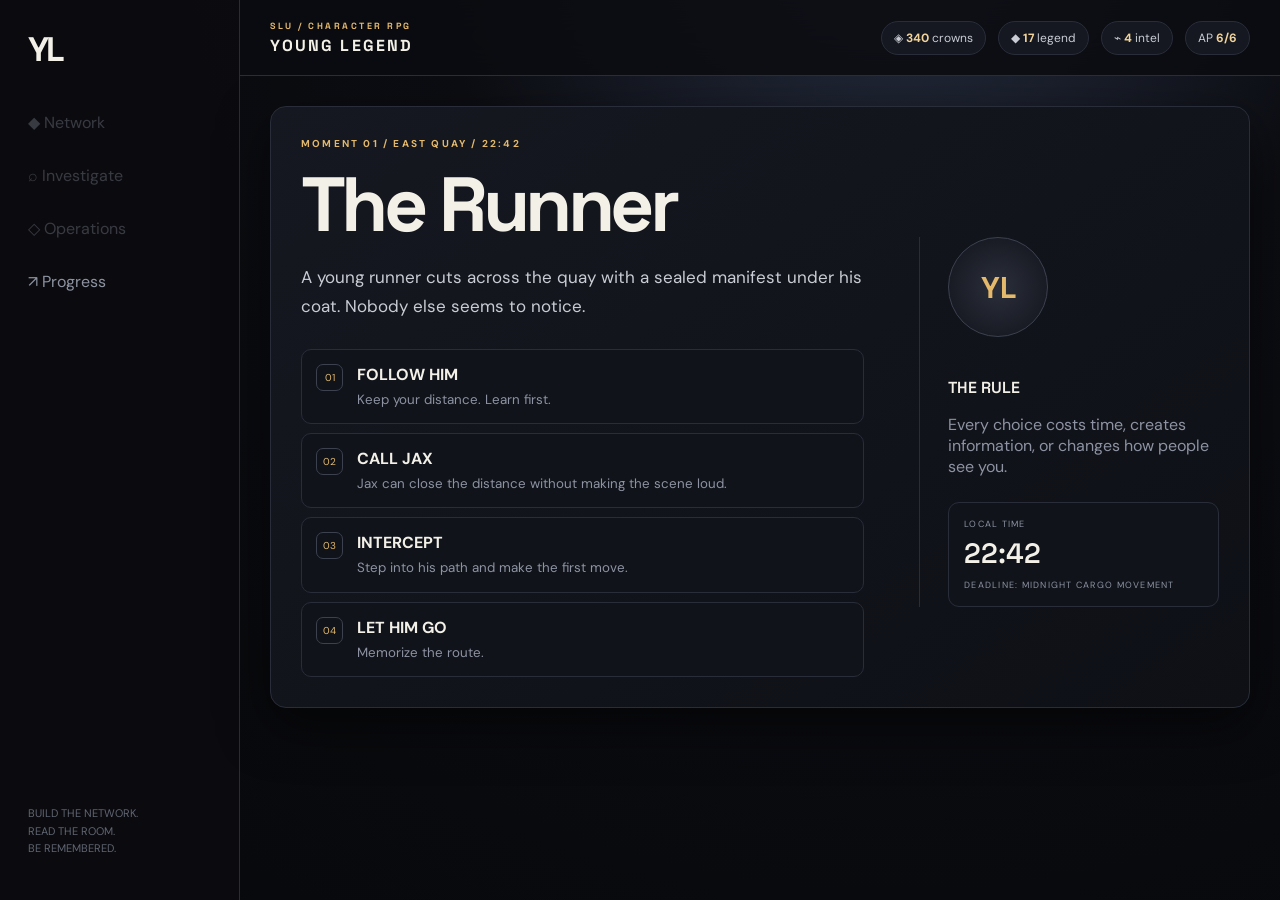
<file: index.html>
<!doctype html>
<html lang="en">
<head>
  <meta charset="UTF-8" />
  <meta name="viewport" content="width=device-width,initial-scale=1" />
  <meta name="theme-color" content="#0a0b10" />
  <meta name="description" content="Young Legend — build the network, read the room, become the legend." />
  <title>YOUNG LEGEND // Network</title>
  <link rel="stylesheet" href="./styles.css" />
</head>
<body>
  <div id="app"></div>
  <script type="module" src="./src/main.js"></script>
</body>
</html>
</file>
<file: styles.css>
@import url('https://fonts.googleapis.com/css2?family=DM+Sans:wght@400;500;600;700&family=Space+Grotesk:wght@500;600;700&display=swap');
:root{--bg:#08090d;--panel:#11131a;--panel2:#171a23;--line:#292d39;--text:#f3f0e8;--muted:#8d93a2;--gold:#e4b96b;--gold2:#f2d49a;--cyan:#75d8d2;--red:#ed7777;--green:#79c98e;--shadow:0 18px 50px #0008}
*{box-sizing:border-box}body{margin:0;background:radial-gradient(circle at 70% -10%,#283044 0,#0c0d12 35%,#07080b 100%);color:var(--text);font-family:'DM Sans',sans-serif;min-height:100vh}button{font:inherit;color:inherit}button:focus-visible{outline:2px solid var(--gold);outline-offset:2px}
#app{min-height:100vh}.shell{min-height:100vh;display:grid;grid-template-columns:240px 1fr;grid-template-rows:76px 1fr}.top{grid-column:2;display:flex;align-items:center;justify-content:space-between;padding:0 30px;border-bottom:1px solid var(--line);background:#0b0c11dd;backdrop-filter:blur(18px);position:sticky;top:0;z-index:5}.brand{font-family:'Space Grotesk';letter-spacing:.13em;font-weight:700}.brand small{display:block;color:var(--gold);font-size:9px;letter-spacing:.28em;margin-bottom:3px}.top-meta{display:flex;gap:12px}.pill{border:1px solid var(--line);background:#151821;padding:8px 12px;border-radius:999px;font-size:12px;color:#c9ccd4}.pill b{color:var(--gold2)}
.sidebar{grid-row:1/3;background:#0b0c10e8;border-right:1px solid var(--line);padding:28px 16px;display:flex;flex-direction:column}.mark{font-family:'Space Grotesk';font-size:34px;font-weight:700;letter-spacing:-.08em;padding:0 12px 28px}.nav{display:grid;gap:6px}.nav button{border:0;background:transparent;text-align:left;padding:13px 12px;border-radius:10px;color:var(--muted);cursor:pointer}.nav button:hover,.nav button.active{background:#181b24;color:var(--text)}.nav button.active{box-shadow:inset 2px 0 var(--gold)}.sidebar-foot{margin-top:auto;padding:14px 12px;color:#5f6572;font-size:11px;line-height:1.6}
.main{padding:30px;max-width:1450px;width:100%;margin:0 auto}.hero{display:flex;justify-content:space-between;align-items:end;margin-bottom:24px}.eyebrow{color:var(--gold);font-size:10px;letter-spacing:.24em;text-transform:uppercase;font-weight:700}.title{font:700 clamp(28px,4vw,52px)/1 'Space Grotesk';margin:7px 0 0;letter-spacing:-.055em}.subtitle{color:var(--muted);margin:9px 0 0;max-width:650px}.actions{display:flex;gap:9px}.btn{border:1px solid var(--line);background:#171a22;padding:11px 15px;border-radius:9px;cursor:pointer;font-weight:600}.btn:hover{border-color:#555d70;transform:translateY(-1px)}.btn.primary{background:var(--gold);color:#17130b;border-color:var(--gold)}.btn.ghost{background:transparent}
.grid{display:grid;gap:16px}.stats{grid-template-columns:repeat(5,1fr);margin-bottom:16px}.card{background:linear-gradient(145deg,#151820,#101219);border:1px solid var(--line);border-radius:14px;box-shadow:var(--shadow)}.stat{padding:18px}.stat .label{font-size:10px;letter-spacing:.17em;color:var(--muted);text-transform:uppercase}.stat .value{font:600 27px 'Space Grotesk';margin-top:7px}.stat .delta{font-size:11px;color:var(--green);margin-top:3px}.cols{grid-template-columns:1.3fr .7fr}.section{padding:20px}.section-head{display:flex;justify-content:space-between;align-items:center;margin-bottom:16px}.section-title{font:600 16px 'Space Grotesk'}.section-note{font-size:11px;color:var(--muted)}
.people{display:grid;grid-template-columns:repeat(3,1fr);gap:12px}.person{padding:15px;background:#11141b;border:1px solid var(--line);border-radius:11px;cursor:pointer;transition:.15s}.person:hover{border-color:#626b7c;transform:translateY(-2px)}.portrait{height:82px;border-radius:9px;background:linear-gradient(135deg,#242a39,#0d0f15);display:flex;align-items:end;padding:11px;font:700 25px 'Space Grotesk';letter-spacing:-.05em}.person:nth-child(2) .portrait{background:linear-gradient(135deg,#28352f,#111612)}.person:nth-child(3) .portrait{background:linear-gradient(135deg,#3a2b2b,#131011)}.person-name{font-weight:700;margin-top:10px}.person-role{font-size:11px;color:var(--gold);margin-top:2px}.bars{margin-top:11px;display:grid;gap:6px}.barrow{display:grid;grid-template-columns:60px 1fr 22px;gap:7px;align-items:center;font-size:9px;color:var(--muted);text-transform:uppercase}.bar{height:4px;background:#272b35;border-radius:5px;overflow:hidden}.bar i{display:block;height:100%;background:var(--gold);border-radius:5px}.mission{display:flex;gap:15px;padding:16px;background:#11141b;border:1px solid var(--line);border-radius:11px;align-items:center}.mission-icon{width:52px;height:52px;border-radius:12px;background:#25201a;display:grid;place-items:center;color:var(--gold);font:700 20px 'Space Grotesk'}.mission h3{margin:0 0 5px;font:600 15px 'Space Grotesk'}.mission p{margin:0;color:var(--muted);font-size:12px;line-height:1.5}.mission .go{margin-left:auto}.log{display:grid;gap:8px}.logline{padding:10px 0;border-bottom:1px solid #20232c;font-size:12px;color:#c5c8cf}.logline span{color:var(--gold);font-size:10px;letter-spacing:.12em;margin-right:9px}
.screen{animation:fade .2s ease}.back{margin-bottom:15px}.clues{display:grid;grid-template-columns:1fr 1fr;gap:10px}.clue{padding:14px;border:1px solid var(--line);background:#10131a;border-radius:10px;cursor:pointer}.clue:hover{border-color:#646c7b}.clue.found{border-color:#536d61;background:#111a17}.clue b{display:block;font-size:12px;margin-bottom:4px}.clue p{font-size:11px;color:var(--muted);margin:0;line-height:1.45}.suspects{display:grid;gap:9px}.suspect{padding:14px;border:1px solid var(--line);border-radius:10px;background:#11131a;display:flex;align-items:center;justify-content:space-between}.tag{font-size:9px;letter-spacing:.12em;text-transform:uppercase;padding:5px 7px;border-radius:999px;background:#20242d;color:var(--muted)}
.op-grid{display:grid;grid-template-columns:1fr 360px;gap:16px}.approaches{display:grid;grid-template-columns:1fr 1fr;gap:10px}.approach{padding:17px;border:1px solid var(--line);background:#11141b;border-radius:10px;cursor:pointer;text-align:left}.approach:hover{border-color:#777f8f;background:#171b23}.approach b{display:block;font-family:'Space Grotesk';margin-bottom:5px}.approach small{color:var(--muted);line-height:1.4}.risk{float:right;color:var(--gold);font-size:10px}
.combat-wrap{max-width:1100px;margin:auto}.combat-board{position:relative;min-height:430px;background:radial-gradient(circle at 50% 35%,#242b3b,#10131a 58%,#0b0c10);border:1px solid var(--line);border-radius:16px;overflow:hidden;padding:22px}.combat-top{display:flex;justify-content:space-between;align-items:start}.fighter{width:260px}.fighter .name{font:600 17px 'Space Grotesk'}.hp{height:7px;background:#272b34;border-radius:9px;overflow:hidden;margin-top:8px}.hp i{display:block;height:100%;background:var(--red)}.intent{margin-top:10px;color:var(--gold2);font-size:11px}.arena{height:180px;display:flex;align-items:center;justify-content:space-around}.avatar{width:100px;height:100px;border-radius:50%;display:grid;place-items:center;font:700 35px 'Space Grotesk';background:linear-gradient(145deg,#d6b16b,#5d4930);color:#17130b;box-shadow:0 0 55px #d6b16b22}.enemy{background:linear-gradient(145deg,#a45151,#3b2020);color:#fff;box-shadow:0 0 55px #a4515122}.vs{font:700 13px 'Space Grotesk';color:#596170}.combat-footer{border-top:1px solid var(--line);padding-top:16px}.energy{font-size:11px;color:var(--muted);margin-bottom:10px}.hand{display:grid;grid-template-columns:repeat(6,1fr);gap:9px}.card-btn{min-height:112px;text-align:left;padding:12px;background:linear-gradient(160deg,#20242d,#14171e);border:1px solid #343a47;border-radius:10px;cursor:pointer}.card-btn:hover{transform:translateY(-4px);border-color:var(--gold)}.card-btn:disabled{opacity:.35;cursor:not-allowed;transform:none}.card-cost{font-size:10px;color:var(--gold);float:right}.card-btn b{display:block;font:600 13px 'Space Grotesk';margin:22px 0 5px}.card-btn small{font-size:10px;color:var(--muted);line-height:1.35}.combat-log{font-size:11px;color:var(--muted);height:28px;padding-top:8px}
.modal{position:fixed;inset:0;background:#05060ae6;backdrop-filter:blur(12px);display:grid;place-items:center;z-index:20;padding:20px}.modal-box{width:min(680px,100%);background:#13161e;border:1px solid #353b48;border-radius:16px;box-shadow:0 30px 100px #000c;padding:25px}.modal-head{display:flex;justify-content:space-between}.modal h2{font:600 24px 'Space Grotesk';margin:0}.close{background:none;border:0;color:var(--muted);font-size:22px;cursor:pointer}.choice-list{display:grid;gap:9px;margin-top:18px}.choice{padding:14px;border:1px solid var(--line);border-radius:10px;background:#10131a;cursor:pointer;text-align:left}.choice:hover{border-color:var(--gold)}.choice b{display:block}.choice small{color:var(--muted)}
.toast{position:fixed;right:20px;bottom:20px;background:#171a21;border:1px solid #3c424f;border-radius:10px;padding:13px 16px;box-shadow:var(--shadow);z-index:30;animation:toast .25s}.muted{color:var(--muted)}.empty{padding:30px;text-align:center;color:var(--muted)}
@keyframes fade{from{opacity:0;transform:translateY(5px)}to{opacity:1;transform:none}}@keyframes toast{from{opacity:0;transform:translateY(12px)}to{opacity:1;transform:none}}
@media(max-width:980px){.shell{grid-template-columns:76px 1fr}.sidebar{padding:20px 8px}.mark{font-size:27px;text-align:center;padding:0 0 25px}.nav button{font-size:0;text-align:center}.nav button:before{font-size:17px}.sidebar-foot{display:none}.stats{grid-template-columns:repeat(3,1fr)}.cols,.op-grid{grid-template-columns:1fr}.people{grid-template-columns:1fr}.top{grid-column:2}.main{padding:20px}.hand{grid-template-columns:repeat(3,1fr)}}
@media(max-width:620px){.shell{display:block}.sidebar{position:fixed;bottom:0;left:0;right:0;height:60px;z-index:10;border-right:0;border-top:1px solid var(--line);flex-direction:row;padding:7px 10px}.mark,.sidebar-foot{display:none}.nav{display:flex;width:100%;justify-content:space-around}.nav button{font-size:0;width:52px}.nav button:before{font-size:18px}.top{position:static;padding:0 16px;height:64px}.top-meta .pill:nth-child(n+3){display:none}.main{padding:16px 14px 80px}.hero{display:block}.actions{margin-top:16px}.stats{grid-template-columns:repeat(2,1fr)}.stats .stat:last-child{grid-column:span 2}.clues,.approaches{grid-template-columns:1fr}.combat-board{min-height:500px}.hand{grid-template-columns:repeat(2,1fr)}.card-btn{min-height:105px}}

.nav button:disabled{opacity:.35;cursor:not-allowed}
.story-card{background:linear-gradient(145deg,#151820,#0e1016);border:1px solid var(--line);border-radius:16px;box-shadow:var(--shadow);padding:30px;min-height:560px}
.story-layout{display:grid;grid-template-columns:minmax(0,1fr) 300px;gap:55px;align-items:center;min-height:470px}
.story-copy{max-width:760px}.story-kicker{color:var(--gold);font-size:10px;letter-spacing:.22em;text-transform:uppercase;font-weight:700;margin-bottom:18px}.story-copy h1{font:700 clamp(40px,6vw,78px)/.95 'Space Grotesk';letter-spacing:-.06em;margin:0 0 22px}.story-copy>p{font-size:17px;line-height:1.7;color:#c9ccd4;max-width:690px;margin:0 0 28px}
.story-side{border-left:1px solid var(--line);padding-left:28px}.scene-symbol{width:100px;height:100px;border-radius:50%;display:grid;place-items:center;background:radial-gradient(circle,#2b2f3b,#11131a);border:1px solid #3b414e;font:700 30px 'Space Grotesk';color:var(--gold);margin-bottom:40px}.clock-card{margin-top:25px;padding:15px;border:1px solid var(--line);border-radius:11px;background:#10131a}.clock-card span,.clock-card small{display:block;color:var(--muted);font-size:9px;letter-spacing:.14em;text-transform:uppercase}.clock-card b{display:block;font:600 28px 'Space Grotesk';margin:5px 0 8px}.choice{display:flex;gap:14px;align-items:flex-start}.choice-num{flex:0 0 27px;width:27px;height:27px;border:1px solid #3b414e;border-radius:7px;display:grid;place-items:center;color:var(--gold);font-size:10px}.choice small{display:block;margin-top:5px;line-height:1.45}
@media(max-width:780px){.story-card{padding:22px}.story-layout{grid-template-columns:1fr;gap:25px}.story-side{border-left:0;border-top:1px solid var(--line);padding:22px 0 0}.scene-symbol{display:none}.story-copy h1{font-size:46px}}
</file>
